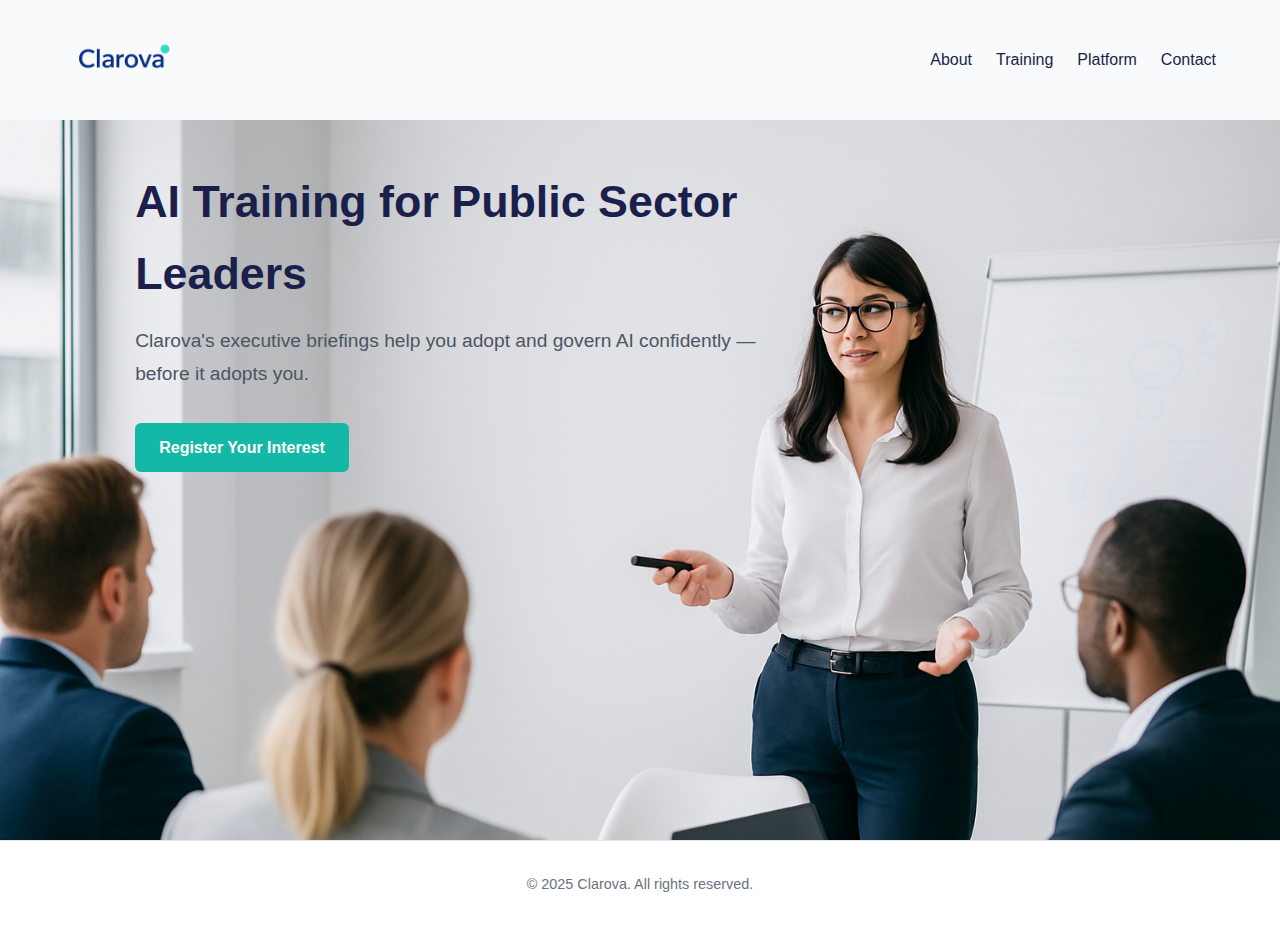
<file: index.html>
<!DOCTYPE html>
<html lang="en">
<head>
  <meta charset="UTF-8">
  <meta name="viewport" content="width=device-width, initial-scale=1.0"/>
  <title>Clarova – Lead AI With Confidence</title>
  <link rel="stylesheet" href="styles.css">
</head>
<body>

  <nav class="navbar">
  <div class="container">
    <a href="#">
      <img src="assets/images/clarova_transparent_web.png" alt="Clarova Logo" class="logo">

          <ul class="nav-links">
      <li><a href="#">About</a></li>
      <li><a href="#">Training</a></li>
      <li><a href="#">Platform</a></li>
      <li><a href="#">Contact</a></li>
    </ul>
  </div>
</nav>

<section class="hero">
  <div class="hero-content">
    <h1>AI Training for Public Sector Leaders</h1>
    <p class="hero-subheading">Clarova's executive briefings help you adopt and govern AI confidently — before it adopts you.</p>
    <a href="#register" class="cta-button">Register Your Interest</a>
  </div>
</section>


  <footer class="footer">
    <p>© 2025 Clarova. All rights reserved.</p>
  </footer>

</body>
</html>
</file>
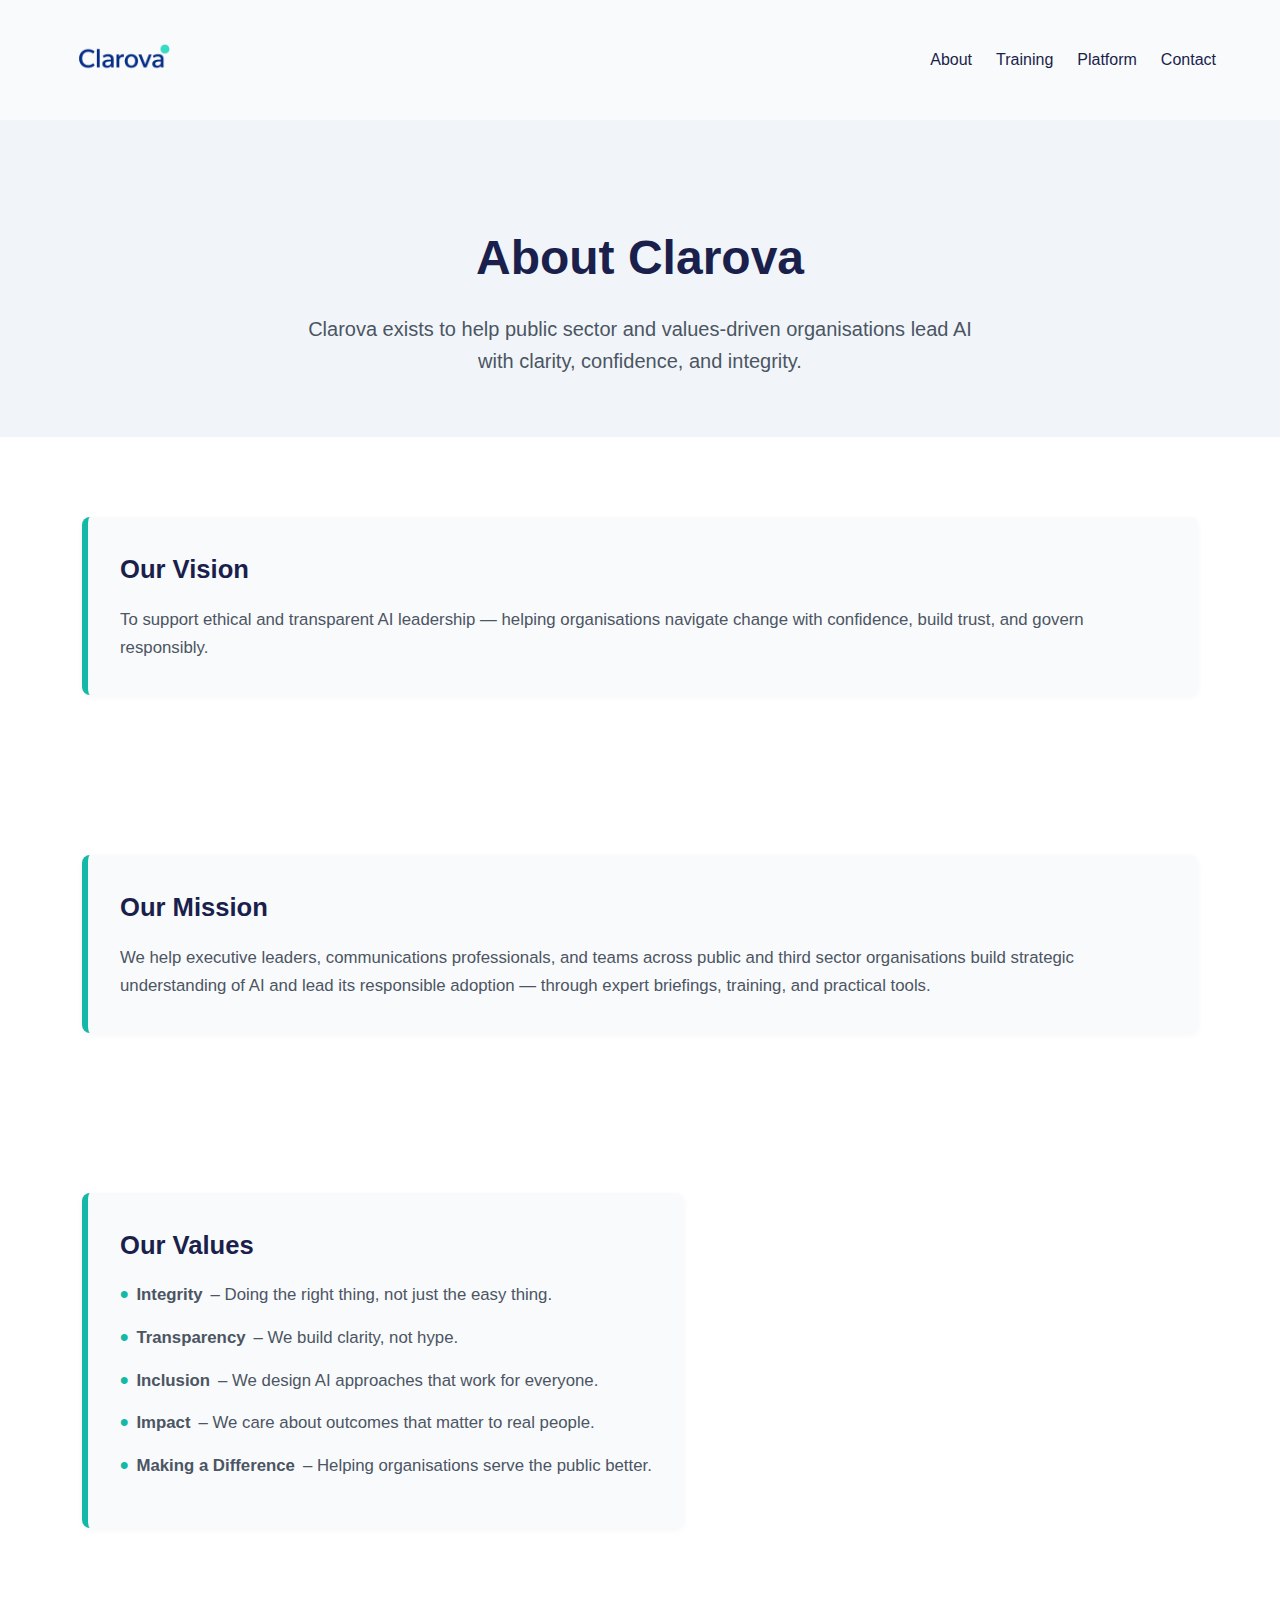
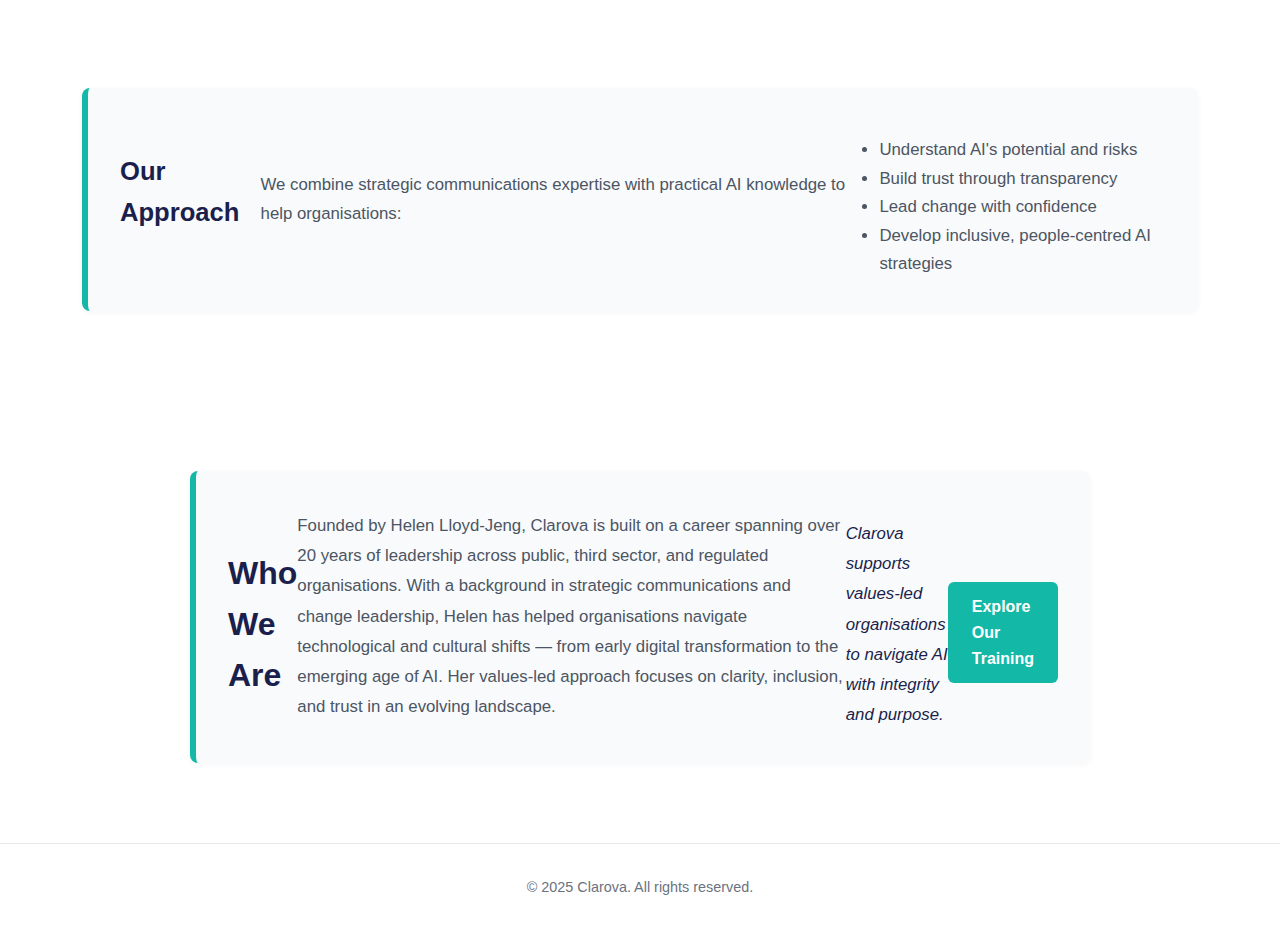
<file: about.html>
<!DOCTYPE html>
<html lang="en">
<head>
  <meta charset="UTF-8" />
  <meta name="viewport" content="width=device-width, initial-scale=1.0"/>
  <title>About | Clarova</title>
  <link rel="stylesheet" href="styles.css" />
</head>
<body>

  <!-- Navbar -->
  <nav class="navbar">
    <div class="container">
      <a href="index.html">
        <img src="assets/images/clarova_transparent_web.png" alt="Clarova Logo" class="logo" />
      </a>
      <ul class="nav-links">
        <li><a href="about.html">About</a></li>
        <li><a href="training.html">Training</a></li>
        <li><a href="platform.html">Platform</a></li>
        <li><a href="contact.html">Contact</a></li>
      </ul>
    </div>
  </nav>

  <!-- Hero Section -->
  <section class="about-hero">
    <div class="about-hero-content">
      <h1>About Clarova</h1>
      <p>Clarova exists to help public sector and values-driven organisations lead AI with clarity, confidence, and integrity.</p>
    </div>
  </section>

  <!-- Vision, Mission, Values -->
 <!-- Vision -->
<section class="about-highlights">
  <div class="container">
    <div class="highlight">
      <h2>Our Vision</h2>
      <p>To support ethical and transparent AI leadership — helping organisations navigate change with confidence, build trust, and govern responsibly.</p>
    </div>
  </div>
</section>

<!-- Mission -->
<section class="about-highlights">
  <div class="container">
    <div class="highlight">
      <h2>Our Mission</h2>
      <p>We help executive leaders, communications professionals, and teams across public and third sector organisations build strategic understanding of AI and lead its responsible adoption — through expert briefings, training, and practical tools.</p>
    </div>
  </div>
</section>

<!-- Values -->
<section class="about-highlights">
  <div class="container">
    <div class="highlight">
      <h2>Our Values</h2>
      <ul class="values-list">
        <li><strong>Integrity</strong> – Doing the right thing, not just the easy thing.</li>
        <li><strong>Transparency</strong> – We build clarity, not hype.</li>
        <li><strong>Inclusion</strong> – We design AI approaches that work for everyone.</li>
        <li><strong>Impact</strong> – We care about outcomes that matter to real people.</li>
        <li><strong>Making a Difference</strong> – Helping organisations serve the public better.</li>
      </ul>
    </div>
  </div>
</section>


  <!-- Our Approach -->
  <section class="about-approach">
    <div class="container highlight">
      <h2>Our Approach</h2>
      <p>We combine strategic communications expertise with practical AI knowledge to help organisations:</p>
      <ul>
        <li>Understand AI's potential and risks</li>
        <li>Build trust through transparency</li>
        <li>Lead change with confidence</li>
        <li>Develop inclusive, people-centred AI strategies</li>
      </ul>
    </div>
  </section>

  <!-- Who We Are -->
  <section class="about-section">
    <div class="container highlight">
      <h2>Who We Are</h2>
      <p>Founded by Helen Lloyd-Jeng, Clarova is built on a career spanning over 20 years of leadership across public, third sector, and regulated organisations. With a background in strategic communications and change leadership, Helen has helped organisations navigate technological and cultural shifts — from early digital transformation to the emerging age of AI. Her values-led approach focuses on clarity, inclusion, and trust in an evolving landscape.</p>
      <p><em>Clarova supports values-led organisations to navigate AI with integrity and purpose.</em></p>
      <a href="training.html" class="cta-button">Explore Our Training</a>
    </div>
  </section>

  <!-- Footer -->
  <footer class="footer">
    <p>© 2025 Clarova. All rights reserved.</p>
  </footer>

</body>
</html>
</file>
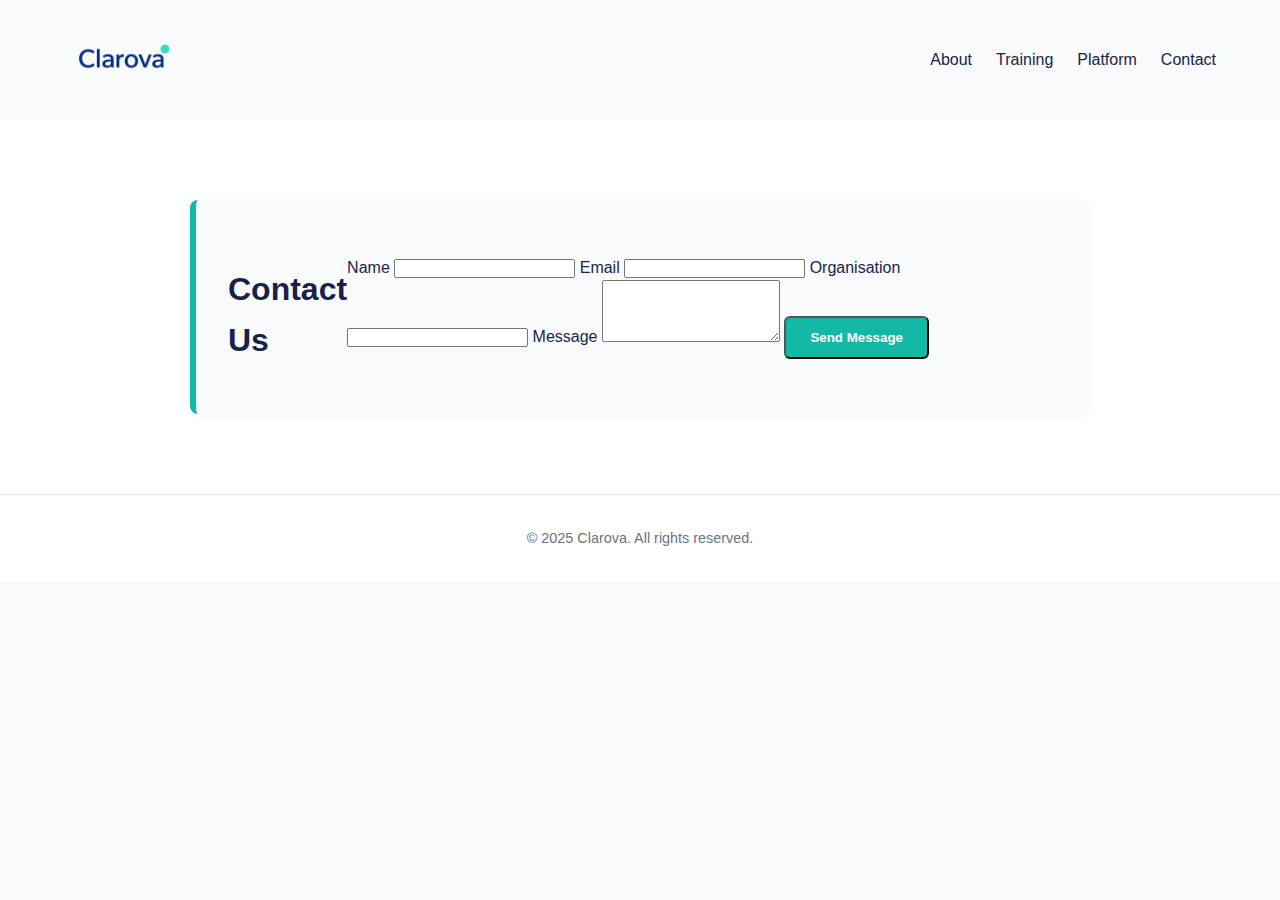
<file: contact.html>
<!DOCTYPE html>
<html lang="en">
<head>
  <meta charset="UTF-8" />
  <meta name="viewport" content="width=device-width, initial-scale=1.0"/>
  <title>Contact | Clarova</title>
  <link rel="stylesheet" href="styles.css" />
</head>
<body>
  <nav class="navbar">
    <div class="container">
      <a href="index.html">
        <img src="assets/images/clarova_transparent_web.png" alt="Clarova Logo" class="logo" />
      </a>
      <ul class="nav-links">
        <li><a href="about.html">About</a></li>
        <li><a href="training.html">Training</a></li>
        <li><a href="platform.html">Platform</a></li>
        <li><a href="contact.html">Contact</a></li>
      </ul>
    </div>
  </nav>

  <section class="about-section">
    <div class="container highlight">
      <h2>Contact Us</h2>
      <form action="https://formspree.io/f/mrbkwepz" method="POST" class="contact-form">
        <label for="name">Name</label>
        <input type="text" name="name" id="name" required />

        <label for="email">Email</label>
        <input type="email" name="email" id="email" required />

        <label for="organisation">Organisation</label>
        <input type="text" name="organisation" id="organisation" />

        <label for="message">Message</label>
        <textarea name="message" id="message" rows="4"></textarea>

        <button type="submit" class="cta-button">Send Message</button>
      </form>
    </div>
  </section>

  <footer class="footer">
    <p>© 2025 Clarova. All rights reserved.</p>
  </footer>
</body>
</html>
</file>
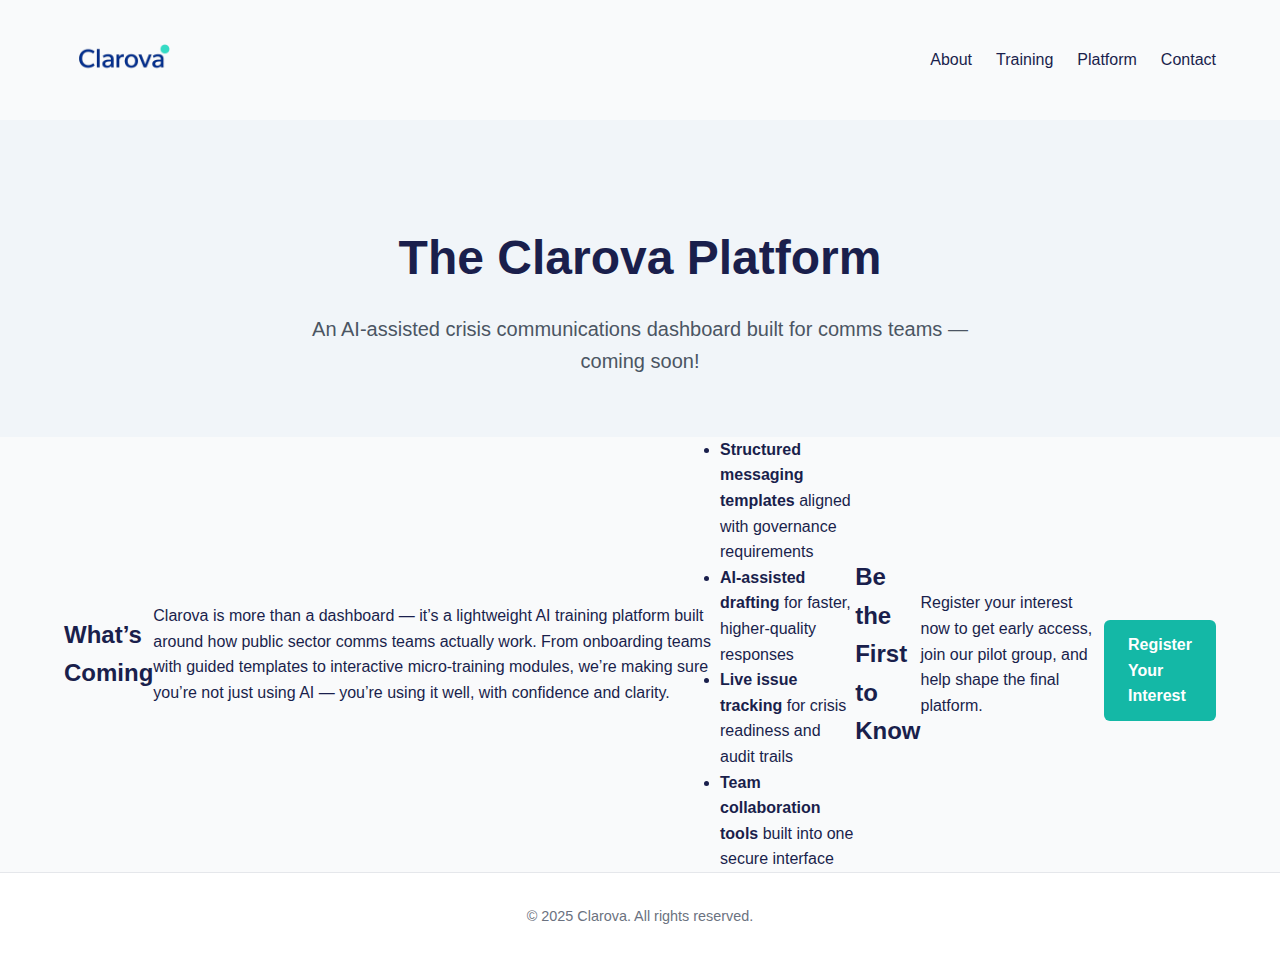
<file: platform.html>
<!DOCTYPE html>
<html lang="en">
<head>
  <meta charset="UTF-8" />
  <meta name="viewport" content="width=device-width, initial-scale=1.0"/>
  <title>Platform – Clarova</title>
  <link rel="stylesheet" href="styles.css" />
</head>
<body>
  <nav class="navbar">
    <div class="container">
      <a href="index.html"><img src="assets/images/clarova_transparent_web.png" alt="Clarova Logo" class="logo" /></a>
      <ul class="nav-links">
        <li><a href="about.html">About</a></li>
        <li><a href="training.html">Training</a></li>
        <li><a class="active" href="platform.html">Platform</a></li>
        <li><a href="contact.html">Contact</a></li>
      </ul>
    </div>
  </nav>

  <section class="about-hero">
    <div class="about-hero-content">
      <h1>The Clarova Platform</h1>
      <p>An AI-assisted crisis communications dashboard built for comms teams — coming soon!</p>
    </div>
  </section>

  <section class="page-content container">
    <h2>What’s Coming</h2>
    <p>Clarova is more than a dashboard — it’s a lightweight AI training platform built around how public sector comms teams actually work. From onboarding teams with guided templates to interactive micro-training modules, we’re making sure you’re not just using AI — you’re using it well, with confidence and clarity.</p>

    <ul>
      <li><strong>Structured messaging templates</strong> aligned with governance requirements</li>
      <li><strong>AI-assisted drafting</strong> for faster, higher‑quality responses</li>
      <li><strong>Live issue tracking</strong> for crisis readiness and audit trails</li>
      <li><strong>Team collaboration tools</strong> built into one secure interface</li>
    </ul>

    <h2>Be the First to Know</h2>
    <p>Register your interest now to get early access, join our pilot group, and help shape the final platform.</p>
    <a href="contact.html" class="cta-button">Register Your Interest</a>
  </section>

  <footer class="footer">
    <p>© 2025 Clarova. All rights reserved.</p>
  </footer>
</body>
</html>
</file>
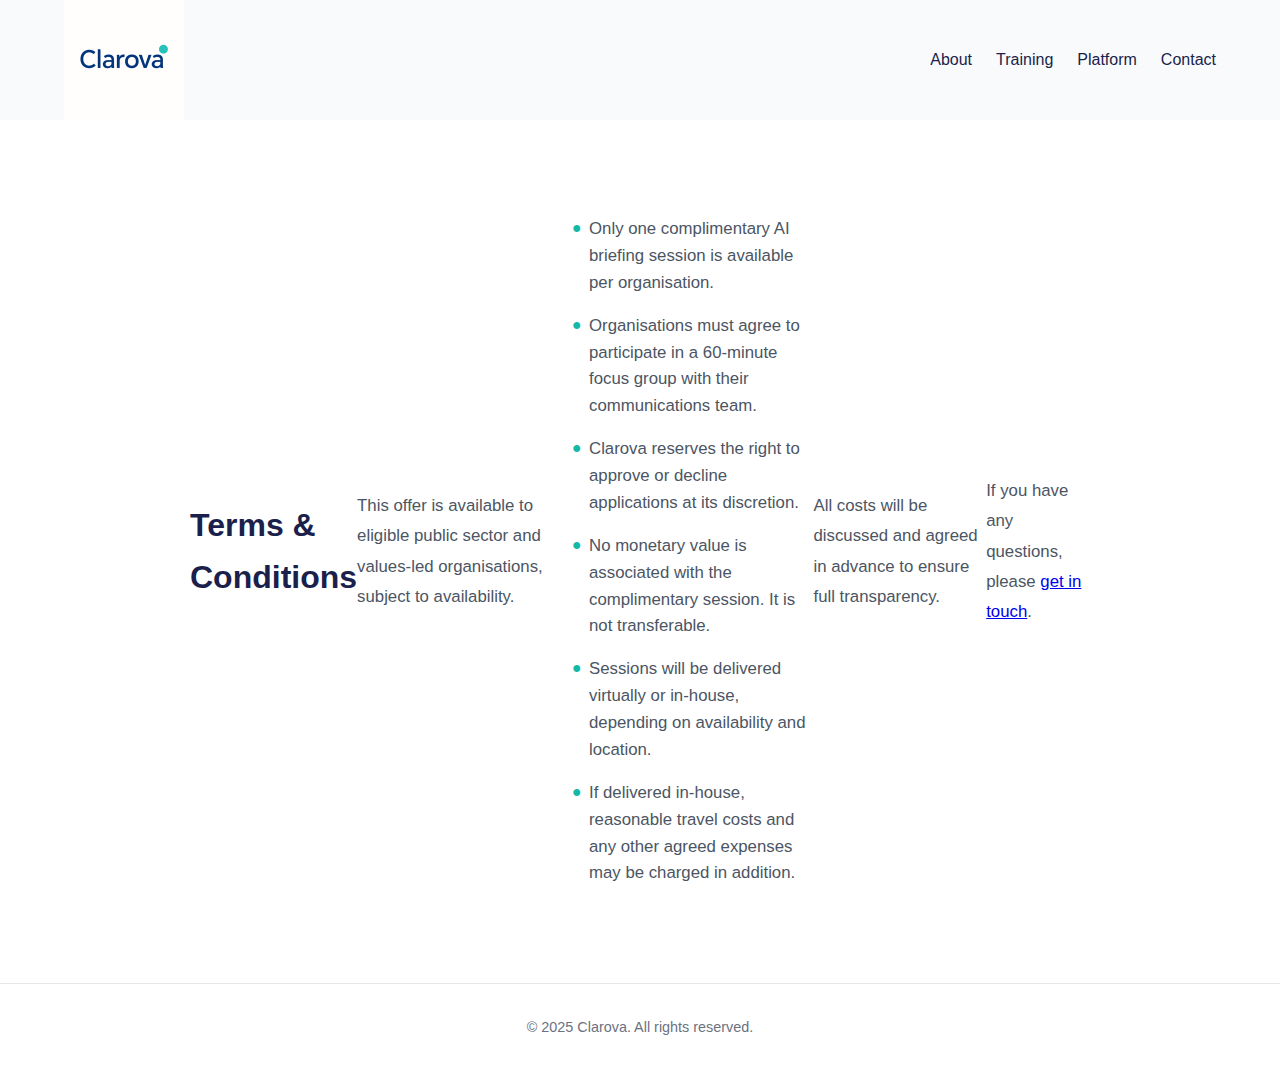
<file: terms.html>
<!DOCTYPE html>
<html lang="en">
<head>
  <meta charset="UTF-8" />
  <meta name="viewport" content="width=device-width, initial-scale=1.0"/>
  <title>Terms & Conditions | Clarova</title>
  <link rel="stylesheet" href="styles.css" />
</head>
<body>

  <nav class="navbar">
    <div class="container">
      <a href="index.html">
        <img src="assets/images/clarova_logo_web.png" alt="Clarova Logo" class="logo" />
      </a>
      <ul class="nav-links">
        <li><a href="about.html">About</a></li>
        <li><a href="training.html">Training</a></li>
        <li><a href="platform.html">Platform</a></li>
        <li><a href="contact.html">Contact</a></li>
      </ul>
    </div>
  </nav>

  <section class="about-section">
    <div class="container">
      <h1>Terms & Conditions</h1>
      <p>This offer is available to eligible public sector and values-led organisations, subject to availability.</p>

      <ul class="values-list">
        <li>Only one complimentary AI briefing session is available per organisation.</li>
        <li>Organisations must agree to participate in a 60-minute focus group with their communications team.</li>
        <li>Clarova reserves the right to approve or decline applications at its discretion.</li>
        <li>No monetary value is associated with the complimentary session. It is not transferable.</li>
       <li>Sessions will be delivered virtually or in-house, depending on availability and location.</li>
      <li>If delivered in-house, reasonable travel costs and any other agreed expenses may be charged in addition.</li>
      </ul>
      <p>All costs will be discussed and agreed in advance to ensure full transparency.</p>

      <p>If you have any questions, please <a href="contact.html">get in touch</a>.</p>
    </div>
  </section>

  <footer class="footer">
    <p>© 2025 Clarova. All rights reserved.</p>
  </footer>

</body>
</html>
</file>
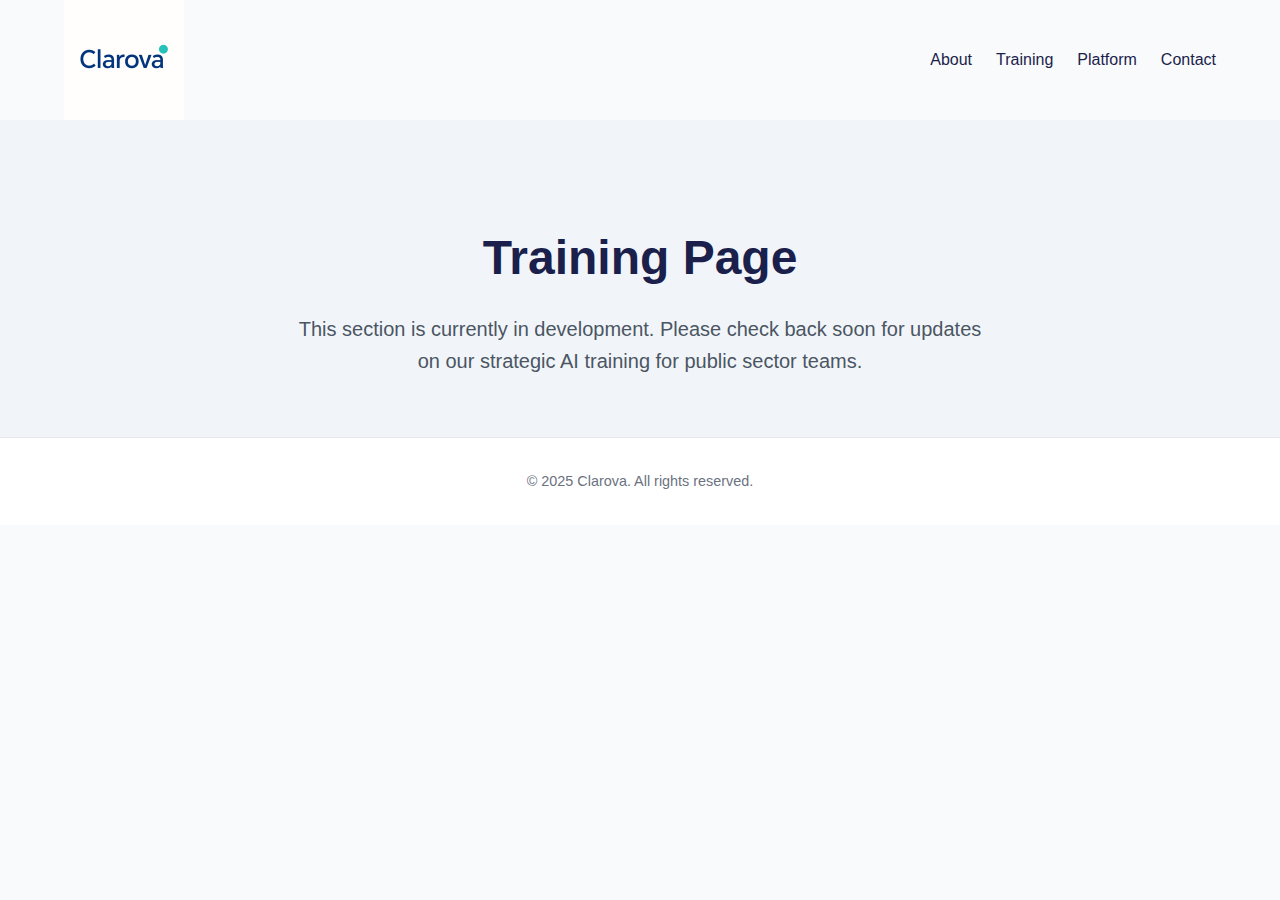
<file: training.html>
<!DOCTYPE html>
<html lang="en">
<head>
  <meta charset="UTF-8" />
  <meta name="viewport" content="width=device-width, initial-scale=1.0"/>
  <title>Training | Clarova</title>
  <link rel="stylesheet" href="styles.css" />
</head>
<body>
  <nav class="navbar">
    <div class="container">
      <a href="index.html">
        <img src="assets/images/clarova_logo_web.png" alt="Clarova Logo" class="logo" />
      </a>
      <ul class="nav-links">
        <li><a href="about.html">About</a></li>
        <li><a href="training.html">Training</a></li>
        <li><a href="platform.html">Platform</a></li>
        <li><a href="contact.html">Contact</a></li>
      </ul>
    </div>
  </nav>

  <section class="about-hero">
    <div class="about-hero-content">
      <h1>Training Page</h1>
      <p>This section is currently in development. Please check back soon for updates on our strategic AI training for public sector teams.</p>
    </div>
  </section>

  <footer class="footer">
    <p>© 2025 Clarova. All rights reserved.</p>
  </footer>
</body>
</html>
</file>
<file: styles.css>
/* Reset & Base */
* {
  margin: 0;
  padding: 0;
  box-sizing: border-box;
}
/* Brand font and colors (from your brand guidelines) */
body {
  font-family: 'Source Sans Pro', 'Segoe UI', sans-serif;
  line-height: 1.6;
  color: #1A1F4C;
  background-color: #F9FAFB;
}

* Navbar */
.navbar {
  background-color: white;
  padding: 0.5rem 0;
  box-shadow: 0 2px 4px rgba(0, 0, 0, 0.05);
  position: sticky;
  top: 0;
  z-index: 1000;
  height: 80px;
}

.container {
  max-width: 1200px;
  width: 90%;
  margin: 0 auto;
  display: flex;
  justify-content: space-between;
  align-items: center;
}
.logo {
  height: 120px;
  width: auto;
  display: block;
}
.nav-links {
  list-style: none;
  display: flex;
  gap: 1.5rem;
}
.nav-links a {
  text-decoration: none;
  color: #1A1F4C;
  font-weight: 500;
}
.nav-links a:hover {
  color: #14B8A6;
}

/* Hero Section */
.hero {
  background: url('assets/images/hero_2training.png');
  padding: 30px 20px 30px;
  text-align: left;
  display: flex;
  align-items: flex-start;
  justify-content: flex-start;
  min-height: 80vh;
  background-size: cover;
    background-repeat: no-repeat;
 background-position: center 5%; /* Moves image down */
}
 
.hero-content {
  max-width: 700px;
  margin-left: 8%;
  margin-top: 0;         /* Moves content higher */
  padding: 1rem 1rem 1rem 1rem;  /* Less top padding */
}

.hero h1 {
  font-size: 2.8rem;
  margin-bottom: 1rem;
  color: #1A1F4C;
}

.hero p {
  font-size: 1.2rem;
  line-height: 1.7;
  color: #4B5563;
}
.tagline {
  font-size: 1.2rem;
  line-height: 1.7;
  color: #1A1F4C; /* Darker text for readability */
  font-weight: 500;
}


.cta-button {
  display: inline-block;
  padding: 0.75rem 1.5rem;
  background-color: #14B8A6;
  color: white;
  font-weight: bold;
  border-radius: 6px;
  text-decoration: none;
}
.cta-button:hover {
  background-color: #0e9387;
}

.cta-button-alt {
  display: inline-block;
  padding: 0.65rem 1.2rem;
  background-color: #1A1F4C;
  color: white;
  font-weight: 600;
  font-size: 0.95rem;
  border-radius: 6px;
  text-decoration: none;
  margin-top: 1rem;
  transition: background-color 0.3s ease;
}

.cta-button-alt:hover {
  background-color: #0e133f;
}

.offer-box {
  position: absolute;
  top: 180px;             /* Move it slightly down for better spacing from navbar */
  right: 20px;            /* Give a bit more horizontal space from the edge */
  width: 300px;           /* Set a fixed, wider width */
  background-color: rgba(255, 255, 255, 0.95);
  padding: 1rem 1.25rem;  
  
  border-left: 5px solid #14B8A6;
  border-radius: 8px;
  box-shadow: 0 4px 10px rgba(0, 0, 0, 0.05);
  font-size: 0.95rem;
  color: #1A1F4C;
  z-index: 10;
}

.offer-box h3 {
  margin-top: 0;
  font-size: 1.1rem;
  color: #1A1F4C;
}

.offer-box p {

  font-size: 0.95rem;
  color: #4B5563;
  margin-bottom: 1rem;
}
.offer-box .cta-button.secondary {
  background-color: #1A1F4C;
  color: #fff;
  font-size: 0.9rem;
  padding: 0.6rem 1.2rem;
}

.offer-box .cta-button.secondary:hover {
  background-color: #0f1536;
}

.offer-box .fine-print {
  font-size: 0.75rem;
  color: #6B7280;
  margin-top: 1rem;
}


/* === ABOUT PAGE STYLING === */

.about-hero {
  background-color: #f1f5f9;
  padding: 100px 20px 60px;
  text-align: center;
}

.about-hero h1 {
  font-size: 3rem;
  color: #1A1F4C;
  margin-bottom: 1rem;
}

.about-hero p {
  font-size: 1.25rem;
  color: #4B5563;
  max-width: 700px;
  margin: 0 auto;
}

.about-highlights {
  background-color: #ffffff;
  padding: 80px 20px;
}

.highlights-grid {
  display: grid;
  grid-template-columns: repeat(auto-fit, minmax(280px, 1fr));
  gap: 2rem;
  max-width: 1000px;
  margin: 0 auto;
}

.highlight {
  background-color: #f9fafb;
  padding: 2rem;
  border-left: 6px solid #14B8A6;
  border-radius: 8px;
  box-shadow: 0 2px 6px rgba(0, 0, 0, 0.04);
}

.highlight h2 {
  color: #1A1F4C;
  margin-bottom: 1rem;
  font-size: 1.6rem;
}

.highlight p,
.values-list {
  color: #4B5563;
  font-size: 1.05rem;
  line-height: 1.7;
}

.values-list {
  list-style: none;
  padding-left: 0;
  margin-top: 1rem;
}

.values-list li {
  display: flex;
  align-items: flex-start;
  gap: 0.5rem;
  margin-bottom: 1rem;
  line-height: 1.6;
}

.values-list li::before {
  content: "•";
  color: #14B8A6;
  font-weight: bold;
  font-size: 1.5rem;
  line-height: 1;
}

.about-approach {
  background-color: #ffffff;
  padding: 80px 20px;
}

.about-approach ul {
  margin-top: 1rem;
  padding-left: 1.2rem;
  color: #4B5563;
  font-size: 1.05rem;
  line-height: 1.7;
}

.about-section {
  background-color: #ffffff;
  padding: 80px 20px;
}

.about-section .container {
  max-width: 900px;
  margin: 0 auto;
}

.about-section h2 {
  color: #1A1F4C;
  font-size: 2rem;
  margin: 2rem 0 1rem;
}

.about-section p {
  color: #4B5563;
  font-size: 1.05rem;
  line-height: 1.8;
}

.about-section em {
  display: block;
  font-style: italic;
  color: #1A1F4C;
  margin-top: 1rem;
  font-weight: 500;
}

.cta-button {
  display: inline-block;
  padding: 0.75rem 1.5rem;
  background-color: #14B8A6;
  color: white;
  font-weight: bold;
  border-radius: 6px;
  text-decoration: none;
  margin-top: 2rem;
}

.cta-button:hover {
  background-color: #0e9387;
}

/* Footer */
.footer {
  text-align: center;
  padding: 2rem 1rem;
  background-color: #fff;
  color: #6B7280;
  font-size: 0.9rem;
  border-top: 1px solid #e5e7eb;
}

/* ====== Responsive Design ====== */

/* Medium screens (Tablets, 768px and down) */
@media (max-width: 768px) {
  .navbar {
    flex-direction: column;
    height: auto;
    padding: 1rem;
  }

  .nav-links {
    flex-direction: column;
    align-items: center;
    gap: 1rem;
    margin-top: 1rem;
  }

  .logo {
    height: 80px;
  }

  .hero {
    flex-direction: column;
    align-items: center;
    text-align: center;
    padding: 2rem 1rem;
  }

  .hero-content {
    margin: 0;
    padding: 0;
    max-width: 90%;
  }

  .hero h1 {
    font-size: 2rem;
  }

  .hero p,
  .tagline {
    font-size: 1rem;
  }

  .offer-box {
    position: static;
    max-width: 90%;
    margin: 2rem auto;
    box-shadow: none;
  }

  .about-hero h1 {
    font-size: 2rem;
  }

  .about-highlights,
  .about-approach,
  .about-section {
    padding: 2rem 1rem;
  }

  .highlights-grid {
    grid-template-columns: 1fr;
    gap: 1.5rem;
  }

  .highlight {
    padding: 1.5rem;
  }

  .cta-button,
  .cta-button-alt {
    width: 100%;
    text-align: center;
  }
}

/* Small screens (Mobile, 480px and down) */
@media (max-width: 480px) {
  body {
    font-size: 0.95rem;
  }

  .hero h1,
  .about-hero h1 {
    font-size: 1.6rem;
  }

  .highlight h2,
  .about-section h2 {
    font-size: 1.25rem;
  }

  .logo {
    height: 60px;
  }

  .cta-button,
  .cta-button-alt {
    font-size: 0.9rem;
    padding: 0.6rem 1rem;
  }
}
</file>
